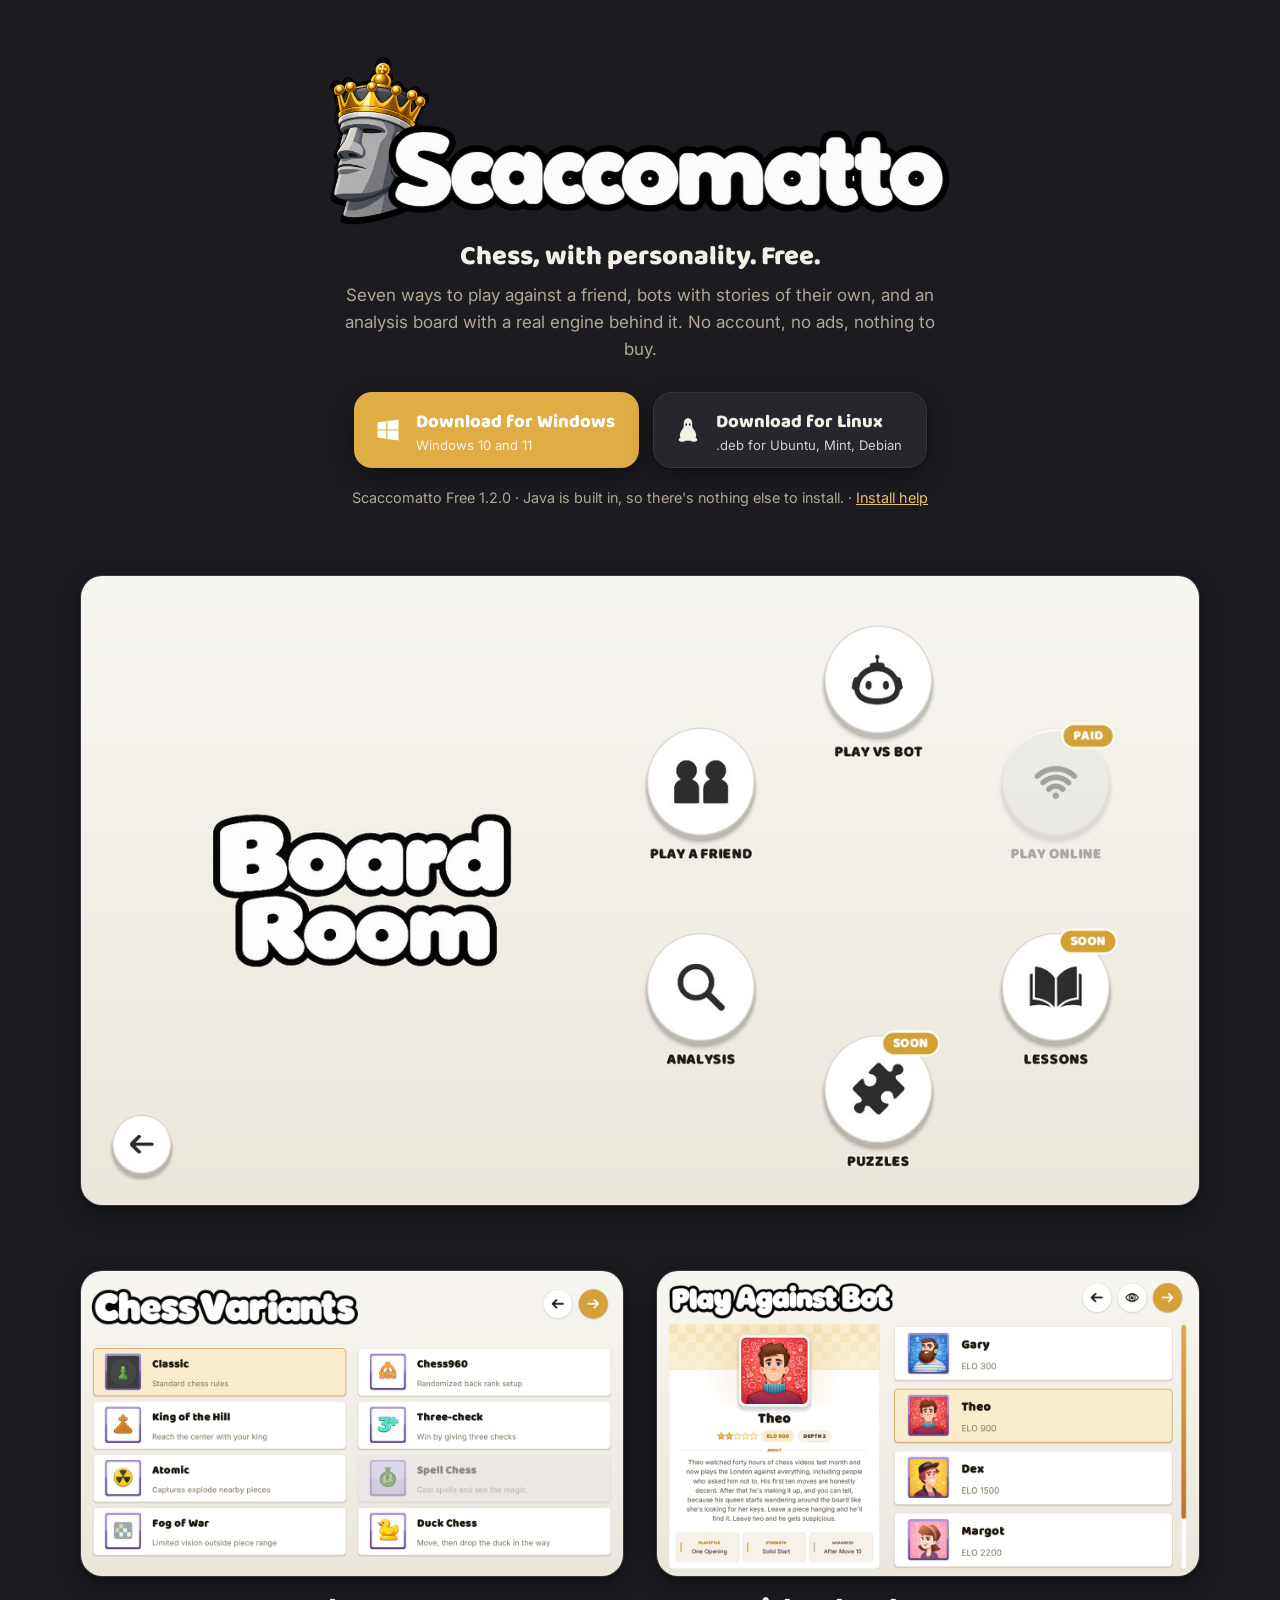
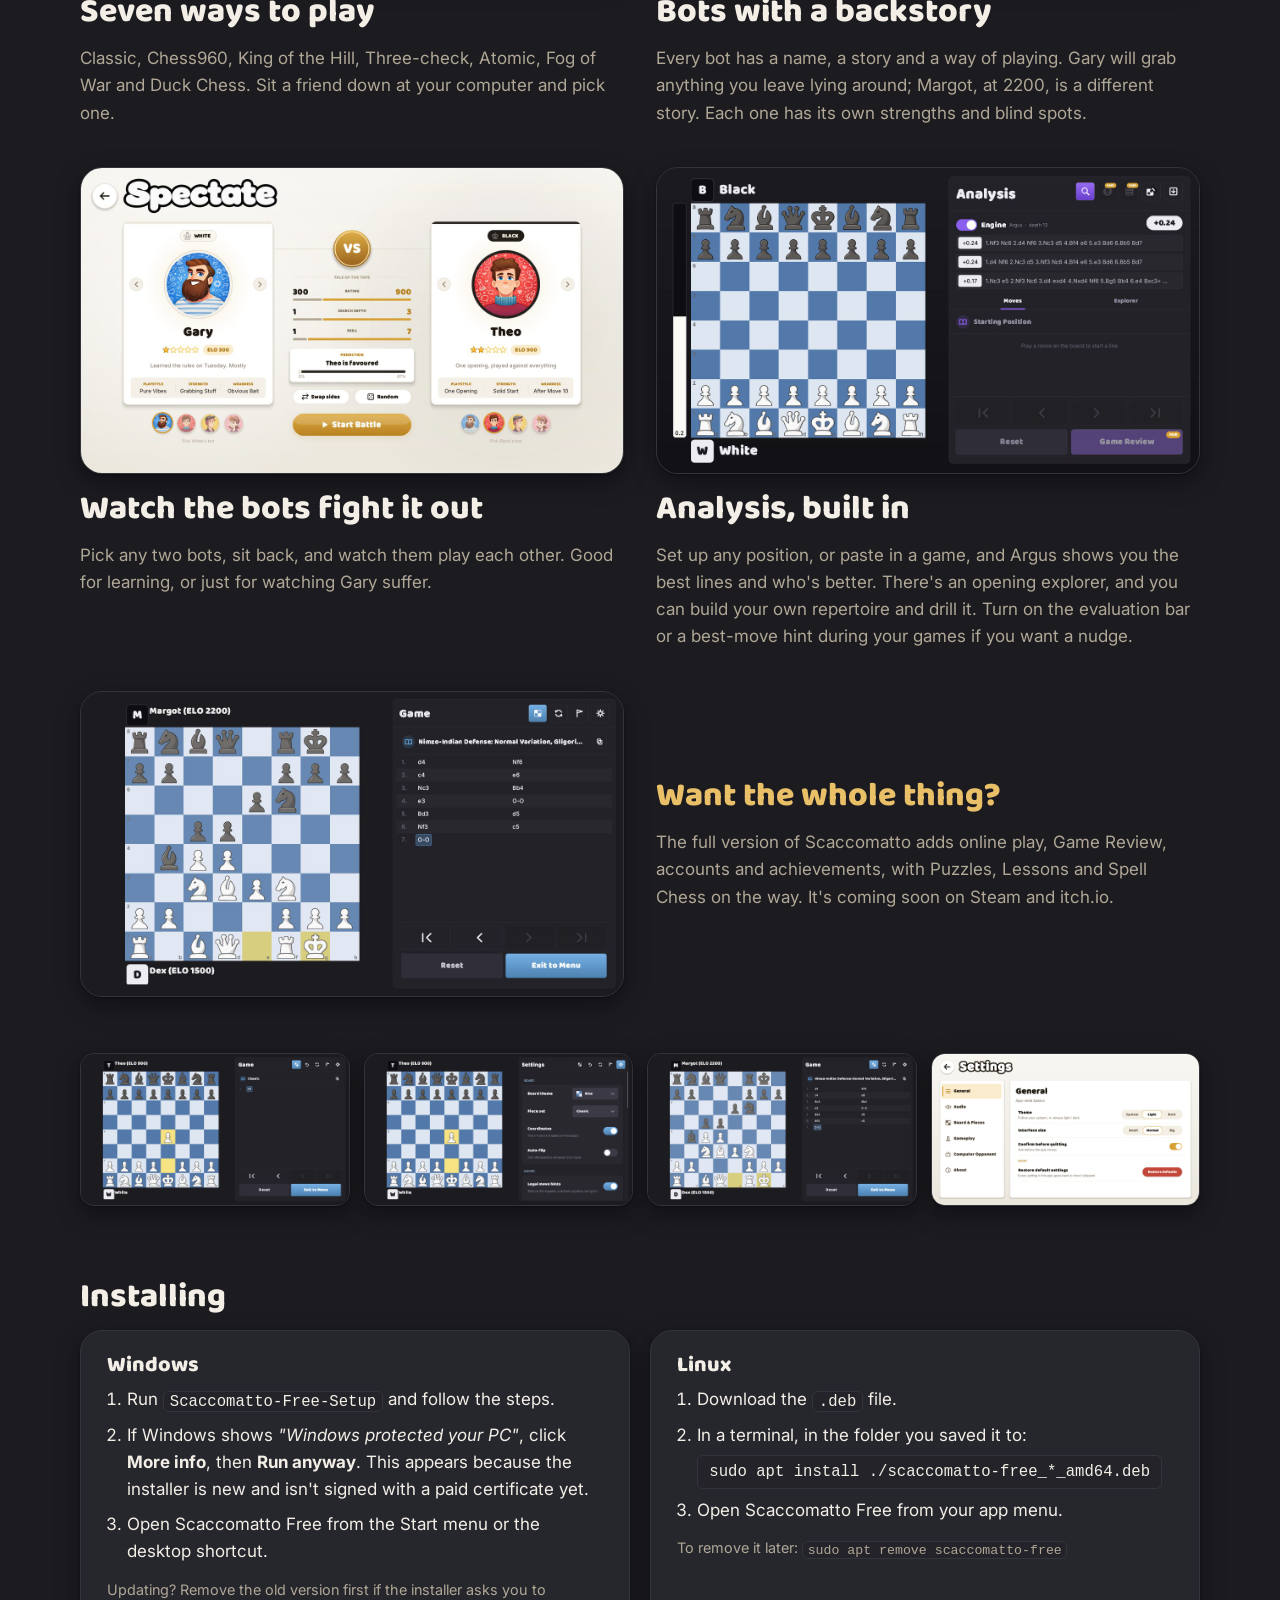
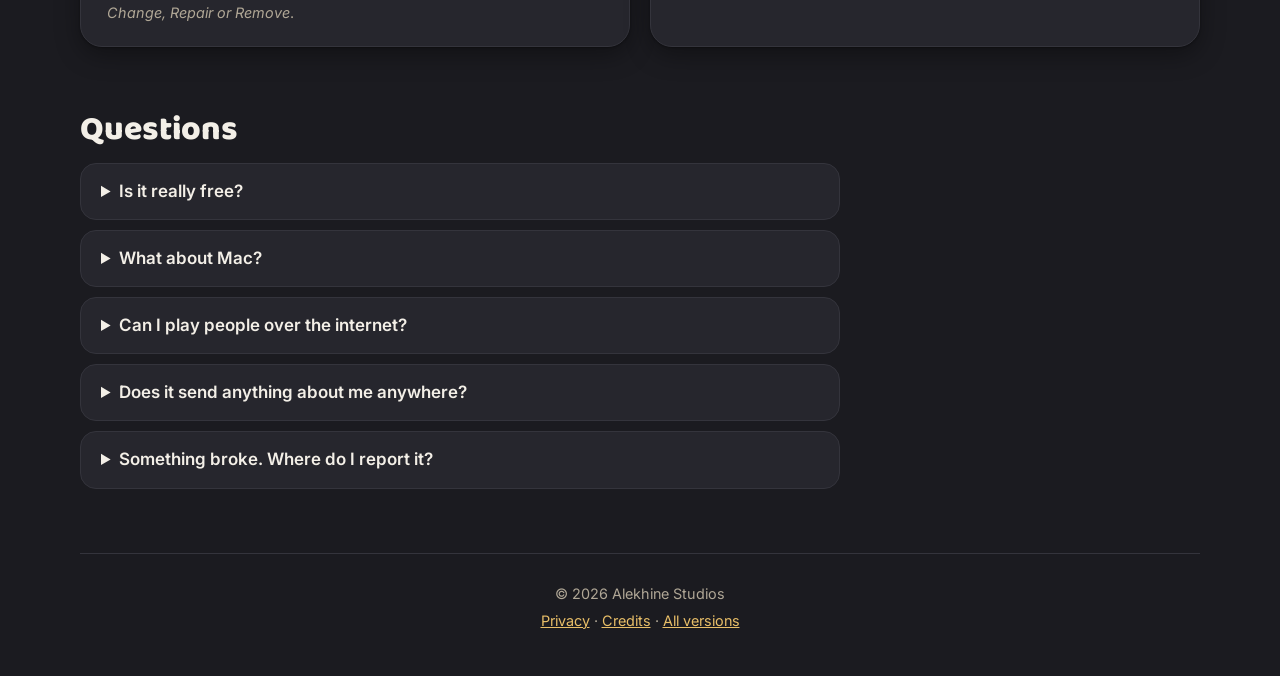
<file: index.html>
<!doctype html>
<html lang="en" data-theme="dark">
<head>
<meta charset="utf-8">
<meta name="viewport" content="width=device-width, initial-scale=1">
<title>Scaccomatto Free</title>
<meta name="description" content="Scaccomatto Free is a free chess game for Windows and Linux: seven variants and bots with personality.">
<link rel="icon" href="img/icon.png">
<link rel="preconnect" href="https://fonts.googleapis.com">
<link rel="preconnect" href="https://fonts.gstatic.com" crossorigin>
<link href="https://fonts.googleapis.com/css2?family=Baloo+2:wght@700;800&family=Inter:wght@400;500;600&display=swap" rel="stylesheet">
<link rel="stylesheet" href="style.css">
</head>
<body>

<header class="hero">
  <img class="wordmark" src="img/wordmark.png" alt="Scaccomatto" width="1100" height="300">
  <p class="tagline">Chess, with personality. Free.</p>
  <p class="lead">Seven ways to play against a friend, bots with stories of their own, and an analysis board with a real engine behind it. No account, no ads, nothing to buy.</p>

  <div class="downloads">
    <a class="btn btn-primary" id="dl-windows" href="#" data-fallback>
      <svg viewBox="0 0 24 24" aria-hidden="true"><path d="M3 5.5 10.5 4.4v7.1H3zM11.5 4.3 21 3v8.5h-9.5zM3 12.5h7.5v7.1L3 18.5zM11.5 12.5H21V21l-9.5-1.3z"/></svg>
      <span><strong>Download for Windows</strong><small id="dl-windows-note">Windows 10 and 11</small></span>
    </a>
    <a class="btn btn-secondary" id="dl-linux" href="#" data-fallback>
      <svg viewBox="0 0 24 24" aria-hidden="true"><path d="M12 2c-2.2 0-3.6 1.9-3.6 4.6 0 1.5.3 2.4-.6 3.9C6.6 12.2 5 14 5 16.4c0 .8.2 1.5.6 2.1-.9.5-1.6 1.2-1.6 2 0 1.1 1.5 1.5 3.4 1.5 1.2 0 2.2-.4 2.8-1 .5.1 1.1.2 1.8.2s1.3-.1 1.8-.2c.6.6 1.6 1 2.8 1 1.9 0 3.4-.4 3.4-1.5 0-.8-.7-1.5-1.6-2 .4-.6.6-1.3.6-2.1 0-2.4-1.6-4.2-2.8-5.9-.9-1.5-.6-2.4-.6-3.9C15.6 3.9 14.2 2 12 2zm-1.5 4.2c.4 0 .7.5.7 1.1s-.3 1.1-.7 1.1-.7-.5-.7-1.1.3-1.1.7-1.1zm3 0c.4 0 .7.5.7 1.1s-.3 1.1-.7 1.1-.7-.5-.7-1.1.3-1.1.7-1.1z"/></svg>
      <span><strong>Download for Linux</strong><small id="dl-linux-note">.deb for Ubuntu, Mint, Debian</small></span>
    </a>
  </div>
  <p class="fineprint"><span id="version">Scaccomatto Free 1.2.0</span> · Java is built in, so there's nothing else to install. · <a href="#install">Install help</a></p>
</header>

<main>
  <figure class="showcase">
    <img src="img/boardroom.jpg" alt="The Board Room, where you pick how to play" width="1280" height="720">
  </figure>

  <section class="features">
    <article>
      <img src="img/variants.jpg" alt="The Chess Variants screen" width="1280" height="720" loading="lazy">
      <h2>Seven ways to play</h2>
      <p>Classic, Chess960, King of the Hill, Three-check, Atomic, Fog of War and Duck Chess. Sit a friend down at your computer and pick one.</p>
    </article>
    <article>
      <img src="img/bots.jpg" alt="Choosing a bot to play against" width="1280" height="720" loading="lazy">
      <h2>Bots with a backstory</h2>
      <p>Every bot has a name, a story and a way of playing. Gary will grab anything you leave lying around; Margot, at 2200, is a different story. Each one has its own strengths and blind spots.</p>
    </article>
    <article>
      <img src="img/spectate.jpg" alt="Choosing two bots to watch in Spectate" width="1280" height="720" loading="lazy">
      <h2>Watch the bots fight it out</h2>
      <p>Pick any two bots, sit back, and watch them play each other. Good for learning, or just for watching Gary suffer.</p>
    </article>
    <article>
      <img src="img/analysis.jpg" alt="The Analysis board with the engine's best lines" width="1280" height="720" loading="lazy">
      <h2>Analysis, built in</h2>
      <p>Set up any position, or paste in a game, and Argus shows you the best lines and who's better. There's an opening explorer, and you can build your own repertoire and drill it. Turn on the evaluation bar or a best-move hint during your games if you want a nudge.</p>
    </article>
    <article class="full">
      <img src="img/spectategame.jpg" alt="A game in progress" width="1280" height="720" loading="lazy">
      <h2>Want the whole thing?</h2>
      <p>The full version of Scaccomatto adds online play, Game Review, accounts and achievements, with Puzzles, Lessons and Spell Chess on the way. It's coming soon on Steam and itch.io.</p>
    </article>
  </section>

  <section class="gallery" aria-label="More screenshots">
    <img src="img/botgame.jpg" alt="A game against Theo" width="1280" height="720" loading="lazy">
    <img src="img/gamesettings.jpg" alt="Settings during a game" width="1280" height="720" loading="lazy">
    <img src="img/spectategame.jpg" alt="Two bots playing each other" width="1280" height="720" loading="lazy">
    <img src="img/settings.jpg" alt="The Settings screen" width="1280" height="720" loading="lazy">
  </section>

  <section class="install" id="install">
    <h2>Installing</h2>
    <div class="cols">
      <div class="card">
        <h3>Windows</h3>
        <ol>
          <li>Run <code>Scaccomatto-Free-Setup</code> and follow the steps.</li>
          <li>If Windows shows <em>"Windows protected your PC"</em>, click <strong>More info</strong>, then <strong>Run anyway</strong>. This appears because the installer is new and isn't signed with a paid certificate yet.</li>
          <li>Open Scaccomatto Free from the Start menu or the desktop shortcut.</li>
        </ol>
        <p class="note">Updating? Remove the old version first if the installer asks you to <em>Change, Repair or Remove</em>.</p>
      </div>
      <div class="card">
        <h3>Linux</h3>
        <ol>
          <li>Download the <code>.deb</code> file.</li>
          <li>In a terminal, in the folder you saved it to:<br><code class="block">sudo apt install ./scaccomatto-free_*_amd64.deb</code></li>
          <li>Open Scaccomatto Free from your app menu.</li>
        </ol>
        <p class="note">To remove it later: <code>sudo apt remove scaccomatto-free</code></p>
      </div>
    </div>
  </section>

  <section class="faq">
    <h2>Questions</h2>
    <details>
      <summary>Is it really free?</summary>
      <p>Yes. Scaccomatto Free has no ads, no account and nothing to buy inside it. The full version, with online play, Game Review, accounts and achievements, is coming soon on Steam and itch.io.</p>
    </details>
    <details>
      <summary>What about Mac?</summary>
      <p>Not yet. Windows and Linux come first.</p>
    </details>
    <details>
      <summary>Can I play people over the internet?</summary>
      <p>Not in the free version. Online play is part of the full version, coming soon on Steam and itch.io.</p>
    </details>
    <details>
      <summary>Does it send anything about me anywhere?</summary>
      <p>No. Everything stays on your computer. The <a href="privacy.html">privacy page</a> has the details.</p>
    </details>
    <details>
      <summary>Something broke. Where do I report it?</summary>
      <p>Email <a href="mailto:alekhinestudios@gmail.com">alekhinestudios@gmail.com</a>. If the app saved a problem report (Settings → About → Problem reports), attaching it helps a lot.</p>
    </details>
  </section>
</main>

<footer>
  <p>© 2026 Alekhine Studios</p>
  <p><a href="privacy.html">Privacy</a> · <a href="credits.html">Credits</a> · <a id="all-releases" href="#">All versions</a></p>
</footer>

<script>
// The GitHub repository the downloads come from. Change this one line if the repo moves.
const REPO = "Curious3dofficial/scaccomatto-free-site";

(function () {
  const releasesPage = "https://github.com/" + REPO + "/releases/latest";
  // straight to the files even if GitHub's API can't be reached (it limits how often one
  // network may ask); the newest-release lookup below still updates them when it works
  document.getElementById("dl-windows").href = "https://github.com/" + REPO + "/releases/latest/download/Scaccomatto-Free-Setup-1.2.0.exe";
  document.getElementById("dl-linux").href = "https://github.com/" + REPO + "/releases/latest/download/scaccomatto-free_1.2.0_amd64.deb";
  document.getElementById("all-releases").href = "https://github.com/" + REPO + "/releases";

  // Point the buttons straight at the newest installers when GitHub tells us their names.
  fetch("https://api.github.com/repos/" + REPO + "/releases/latest")
    .then(r => r.ok ? r.json() : null)
    .then(rel => {
      if (!rel || !rel.assets) return;
      const exe = rel.assets.find(a => /\.exe$/i.test(a.name));
      const deb = rel.assets.find(a => /\.deb$/i.test(a.name));
      if (exe) document.getElementById("dl-windows").href = exe.browser_download_url;
      if (deb) document.getElementById("dl-linux").href = deb.browser_download_url;
      if (rel.tag_name) document.getElementById("version").textContent = "Scaccomatto Free " + rel.tag_name.replace(/^v/, "");
      const mb = a => a ? " · " + Math.round(a.size / 1048576) + " MB" : "";
      document.getElementById("dl-windows-note").textContent = "Windows 10 and 11" + mb(exe);
      document.getElementById("dl-linux-note").textContent = ".deb for Ubuntu, Mint, Debian" + mb(deb);
    })
    .catch(() => { /* offline or rate-limited: the buttons still open the releases page */ });
})();
</script>
</body>
</html>
</file>
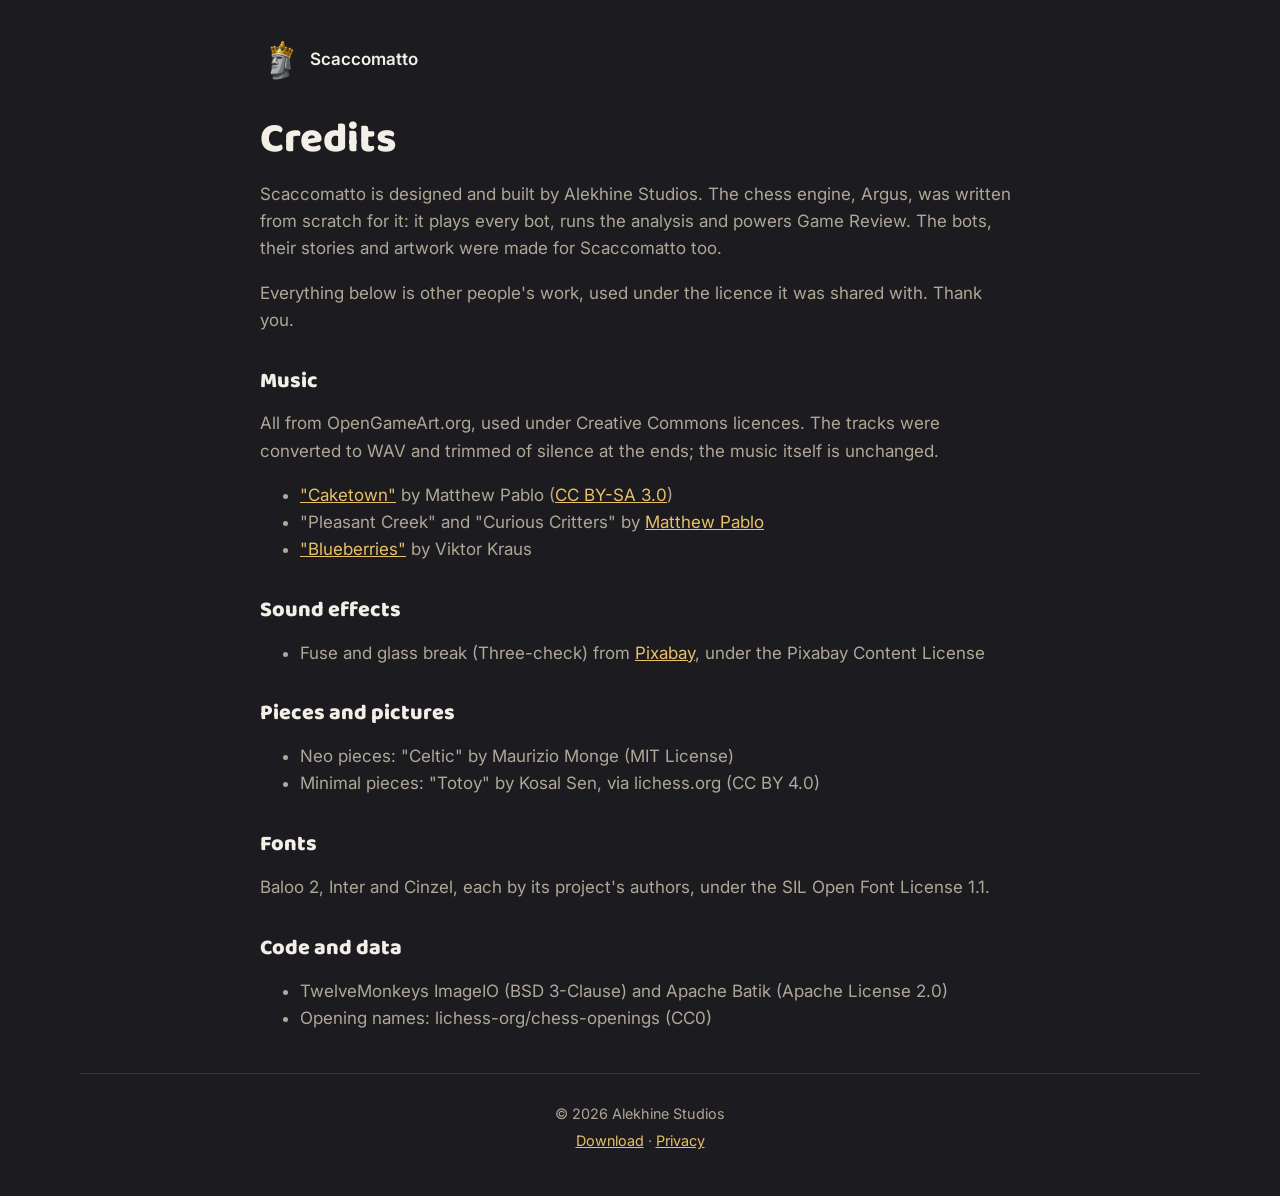
<file: credits.html>
<!doctype html>
<html lang="en" data-theme="dark">
<head>
<meta charset="utf-8">
<meta name="viewport" content="width=device-width, initial-scale=1">
<title>Scaccomatto Free Credits</title>
<link rel="icon" href="img/icon.png">
<link rel="preconnect" href="https://fonts.googleapis.com">
<link rel="preconnect" href="https://fonts.gstatic.com" crossorigin>
<link href="https://fonts.googleapis.com/css2?family=Baloo+2:wght@700;800&family=Inter:wght@400;500;600&display=swap" rel="stylesheet">
<link rel="stylesheet" href="style.css">
</head>
<body>
<div class="page">
  <a class="back" href="index.html"><img src="img/icon.png" alt="" width="40" height="40">Scaccomatto</a>

  <h1>Credits</h1>
  <p>Scaccomatto is designed and built by Alekhine Studios. The chess engine, Argus, was written from scratch for it: it plays every bot, runs the analysis and powers Game Review. The bots, their stories and artwork were made for Scaccomatto too.</p>
  <p>Everything below is other people's work, used under the licence it was shared with. Thank you.</p>

  <h2>Music</h2>
  <p>All from OpenGameArt.org, used under Creative Commons licences. The tracks were converted to WAV and trimmed of silence at the ends; the music itself is unchanged.</p>
  <ul>
    <li><a href="https://opengameart.org/content/caketown-cuteplayful">"Caketown"</a> by Matthew Pablo (<a href="https://creativecommons.org/licenses/by-sa/3.0/">CC BY-SA 3.0</a>)</li>
    <li>"Pleasant Creek" and "Curious Critters" by <a href="https://opengameart.org/users/matthew-pablo">Matthew Pablo</a></li>
    <li><a href="https://opengameart.org/content/blueberries">"Blueberries"</a> by Viktor Kraus</li>
  </ul>

  <h2>Sound effects</h2>
  <ul>
    <li>Fuse and glass break (Three-check) from <a href="https://pixabay.com/sound-effects/">Pixabay</a>, under the Pixabay Content License</li>
  </ul>

  <h2>Pieces and pictures</h2>
  <ul>
    <li>Neo pieces: "Celtic" by Maurizio Monge (MIT License)</li>
    <li>Minimal pieces: "Totoy" by Kosal Sen, via lichess.org (CC BY 4.0)</li>
  </ul>

  <h2>Fonts</h2>
  <p>Baloo 2, Inter and Cinzel, each by its project's authors, under the SIL Open Font License 1.1.</p>

  <h2>Code and data</h2>
  <ul>
    <li>TwelveMonkeys ImageIO (BSD 3-Clause) and Apache Batik (Apache License 2.0)</li>
    <li>Opening names: lichess-org/chess-openings (CC0)</li>
  </ul>
</div>
<footer>
  <p>© 2026 Alekhine Studios</p>
  <p><a href="index.html">Download</a> · <a href="privacy.html">Privacy</a></p>
</footer>
</body>
</html>
</file>
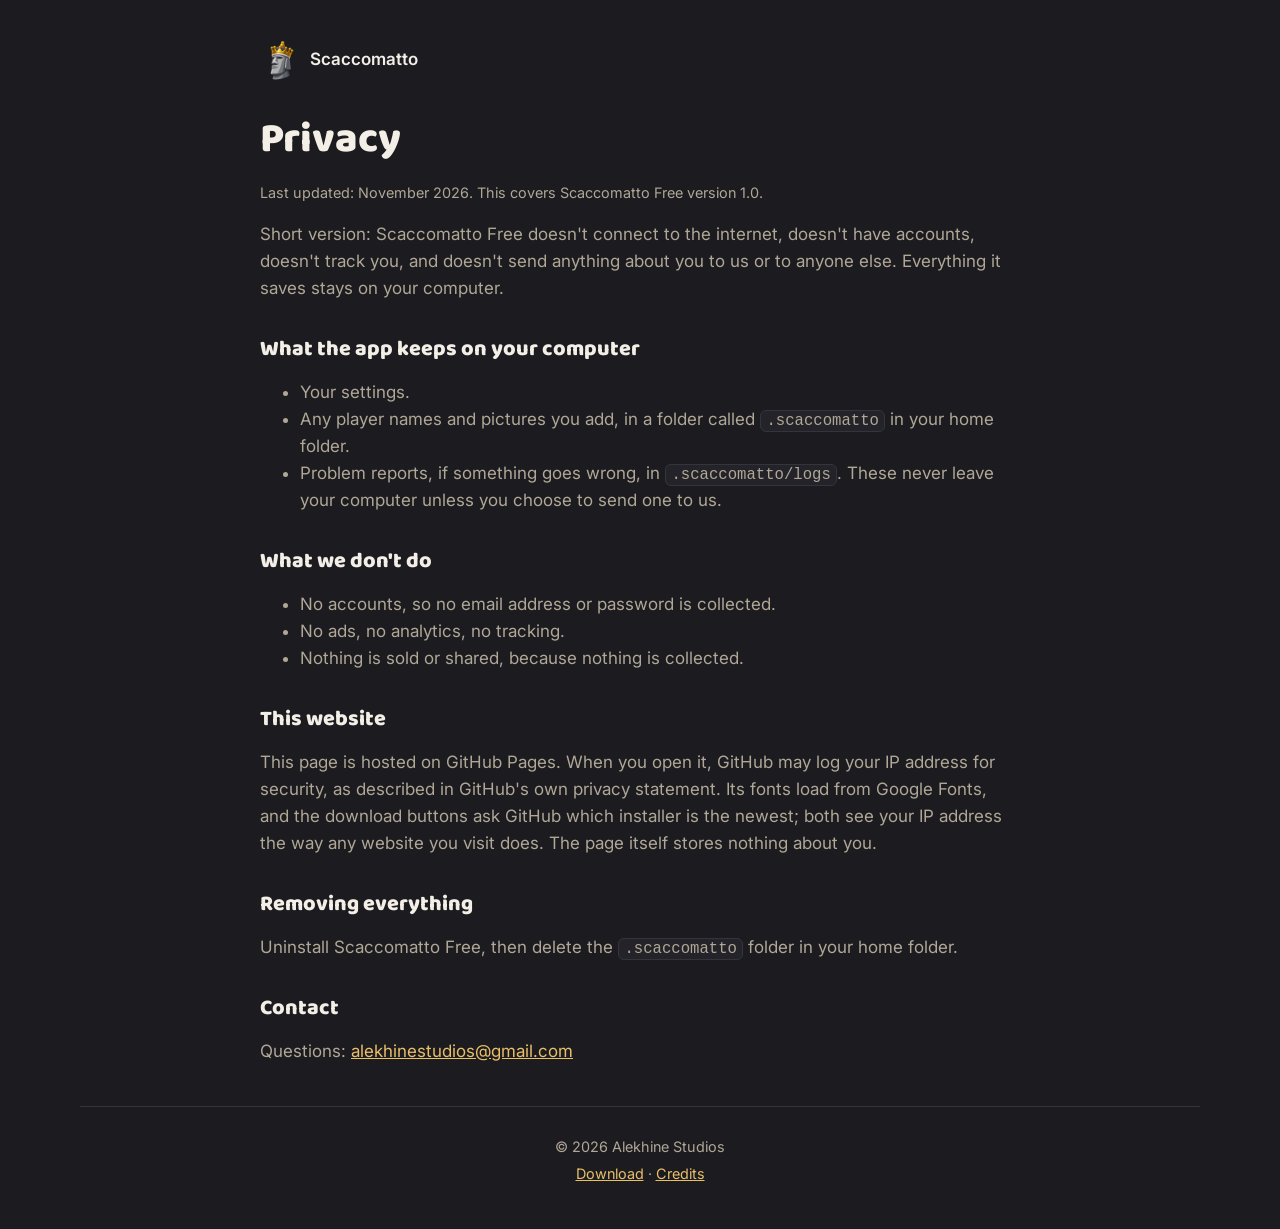
<file: privacy.html>
<!doctype html>
<html lang="en" data-theme="dark">
<head>
<meta charset="utf-8">
<meta name="viewport" content="width=device-width, initial-scale=1">
<title>Scaccomatto Privacy</title>
<link rel="icon" href="img/icon.png">
<link rel="preconnect" href="https://fonts.googleapis.com">
<link rel="preconnect" href="https://fonts.gstatic.com" crossorigin>
<link href="https://fonts.googleapis.com/css2?family=Baloo+2:wght@700;800&family=Inter:wght@400;500;600&display=swap" rel="stylesheet">
<link rel="stylesheet" href="style.css">
</head>
<body>
<div class="page">
  <a class="back" href="index.html"><img src="img/icon.png" alt="" width="40" height="40">Scaccomatto</a>

  <h1>Privacy</h1>
  <p class="updated">Last updated: November 2026. This covers Scaccomatto Free version 1.0.</p>

  <p>Short version: Scaccomatto Free doesn't connect to the internet, doesn't have accounts, doesn't track you, and doesn't send anything about you to us or to anyone else. Everything it saves stays on your computer.</p>

  <h2>What the app keeps on your computer</h2>
  <ul>
    <li>Your settings.</li>
    <li>Any player names and pictures you add, in a folder called <code>.scaccomatto</code> in your home folder.</li>
    <li>Problem reports, if something goes wrong, in <code>.scaccomatto/logs</code>. These never leave your computer unless you choose to send one to us.</li>
  </ul>

  <h2>What we don't do</h2>
  <ul>
    <li>No accounts, so no email address or password is collected.</li>
    <li>No ads, no analytics, no tracking.</li>
    <li>Nothing is sold or shared, because nothing is collected.</li>
  </ul>

  <h2>This website</h2>
  <p>This page is hosted on GitHub Pages. When you open it, GitHub may log your IP address for security, as described in GitHub's own privacy statement. Its fonts load from Google Fonts, and the download buttons ask GitHub which installer is the newest; both see your IP address the way any website you visit does. The page itself stores nothing about you.</p>

  <h2>Removing everything</h2>
  <p>Uninstall Scaccomatto Free, then delete the <code>.scaccomatto</code> folder in your home folder.</p>

  <h2>Contact</h2>
  <p>Questions: <a href="mailto:alekhinestudios@gmail.com">alekhinestudios@gmail.com</a></p>
</div>
<footer>
  <p>© 2026 Alekhine Studios</p>
  <p><a href="index.html">Download</a> · <a href="credits.html">Credits</a></p>
</footer>
</body>
</html>
</file>
<file: style.css>
:root {
  --bg: #f4f1ea;
  --bg-2: #ebe6db;
  --card: #ffffff;
  --ink: #1c160e;
  --muted: #7a6c58;
  --line: #e0d9cb;
  --gold: #d6a034;
  --gold-deep: #b1863a;
  --shadow: 0 1px 2px rgba(25, 18, 10, .08), 0 8px 24px rgba(25, 18, 10, .10);
  --radius: 22px;
  color-scheme: light;
}
@media (prefers-color-scheme: dark) {
  :root:not([data-theme="light"]) {
    --bg: #1b1b20;
    --bg-2: #232329;
    --card: #26262d;
    --ink: #f3efe7;
    --muted: #b0a796;
    --line: #34343c;
    --gold: #e0ad45;
    --gold-deep: #e9bf68;
    --shadow: 0 1px 2px rgba(0, 0, 0, .3), 0 8px 24px rgba(0, 0, 0, .35);
    color-scheme: dark;
  }
}
:root[data-theme="dark"] {
  --bg: #1b1b20; --bg-2: #232329; --card: #26262d; --ink: #f3efe7; --muted: #b0a796;
  --line: #34343c; --gold: #e0ad45; --gold-deep: #e9bf68;
  --shadow: 0 1px 2px rgba(0, 0, 0, .3), 0 8px 24px rgba(0, 0, 0, .35);
  color-scheme: dark;
}

* { box-sizing: border-box; }
html { -webkit-text-size-adjust: 100%; }
body {
  margin: 0;
  background: var(--bg);
  color: var(--ink);
  font: 17px/1.6 Inter, system-ui, -apple-system, "Segoe UI", sans-serif;
}
img { max-width: 100%; height: auto; display: block; }
a { color: var(--gold-deep); }
a:hover { color: var(--gold); }
h1, h2, h3 { font-family: "Baloo 2", Inter, sans-serif; line-height: 1.15; margin: 0 0 .4em; }
h2 { font-size: clamp(1.6rem, 3vw, 2.1rem); font-weight: 800; }
h3 { font-size: 1.35rem; font-weight: 800; }
code {
  font: .92em ui-monospace, SFMono-Regular, Menlo, Consolas, monospace;
  background: var(--bg-2); border: 1px solid var(--line); border-radius: 6px; padding: .05em .35em;
}
code.block { display: inline-block; margin-top: .4em; padding: .45em .7em; word-break: break-all; }

.hero, main, footer { width: min(1120px, 100% - 32px); margin-inline: auto; }

.hero { text-align: center; padding: 56px 0 28px; }
.wordmark { width: min(620px, 100%); margin: 0 auto; }
.tagline { font: 800 clamp(1.3rem, 3vw, 1.7rem) "Baloo 2", sans-serif; margin: 10px 0 4px; }
.lead { color: var(--muted); max-width: 600px; margin: 0 auto 28px; }

.downloads { display: flex; gap: 14px; justify-content: center; flex-wrap: wrap; }
.btn {
  display: inline-flex; align-items: center; gap: 14px; text-decoration: none;
  padding: 14px 24px 14px 20px; border-radius: 18px; min-width: 270px;
  box-shadow: var(--shadow); transition: transform .15s ease, box-shadow .15s ease, background .15s ease;
}
.btn:hover { transform: translateY(-2px); }
.btn:focus-visible { outline: 3px solid var(--gold); outline-offset: 3px; }
.btn svg { width: 28px; height: 28px; fill: currentColor; flex: none; }
.btn span { display: flex; flex-direction: column; text-align: left; line-height: 1.25; }
.btn strong { font: 800 1.15rem "Baloo 2", sans-serif; }
.btn small { font-size: .82rem; opacity: .85; }
.btn-primary { background: var(--gold); color: #fff; }
.btn-primary:hover { background: #c8922a; color: #fff; }
.btn-secondary { background: var(--card); color: var(--ink); border: 1px solid var(--line); }
.btn-secondary:hover { color: var(--ink); }
.fineprint { color: var(--muted); font-size: .9rem; margin-top: 18px; }

.showcase { margin: 24px 0 64px; }
.showcase img, .features img, .gallery img {
  border-radius: var(--radius); box-shadow: var(--shadow); border: 1px solid var(--line);
}

.features { display: grid; grid-template-columns: repeat(2, 1fr); gap: 40px 32px; margin-bottom: 56px; }
.features article img { margin-bottom: 16px; }
.features p { color: var(--muted); margin: 0; }

.gallery { display: grid; grid-template-columns: repeat(4, 1fr); gap: 14px; margin-bottom: 72px; }
.gallery img { border-radius: 14px; }

.install { margin-bottom: 64px; }
.cols { display: grid; grid-template-columns: 1fr 1fr; gap: 20px; }
.card {
  background: var(--card); border: 1px solid var(--line); border-radius: var(--radius);
  padding: 22px 26px; box-shadow: var(--shadow);
}
.card ol { padding-left: 1.2em; margin: 0 0 12px; }
.card li { margin-bottom: 8px; }
.note { color: var(--muted); font-size: .9rem; margin: 0; }

.faq { margin-bottom: 64px; max-width: 760px; }
details {
  background: var(--card); border: 1px solid var(--line); border-radius: 16px;
  padding: 14px 20px; margin-bottom: 10px;
}
summary { cursor: pointer; font-weight: 600; }
details p { color: var(--muted); margin: 10px 0 2px; }

footer { border-top: 1px solid var(--line); padding: 24px 0 40px; color: var(--muted); font-size: .9rem; text-align: center; }
footer p { margin: 4px 0; }

/* plain text pages (privacy, credits) */
.page { width: min(760px, 100% - 32px); margin: 0 auto; padding: 40px 0 24px; }
.page .back { display: inline-flex; align-items: center; gap: 10px; text-decoration: none; color: var(--ink); font-weight: 600; }
.page .back img { width: 40px; }
.page h1 { font-size: clamp(2rem, 5vw, 2.6rem); font-weight: 800; margin-top: 28px; }
.page h2 { font-size: 1.35rem; margin-top: 1.6em; }
.page p, .page li { color: var(--muted); }
.page .updated { font-size: .9rem; }

@media (max-width: 820px) {
  .features, .cols { grid-template-columns: 1fr; }
  .gallery { grid-template-columns: 1fr 1fr; }
  .btn { min-width: 0; width: 100%; }
}

/* the "full version" card stands out a little */
.features article.full h2 { color: var(--gold-deep); }
/* an odd number of features: the "full version" card takes the whole last row */
.features article.full { grid-column: 1 / -1; display: grid; grid-template-columns: 1fr 1fr; gap: 0 32px; align-items: center; }
.features article.full img { grid-row: span 2; margin-bottom: 0; }
.features article.full h2 { align-self: end; }
.features article.full p { align-self: start; }
@media (max-width: 820px) { .features article.full { display: block; } .features article.full img { margin-bottom: 16px; } }
</file>
